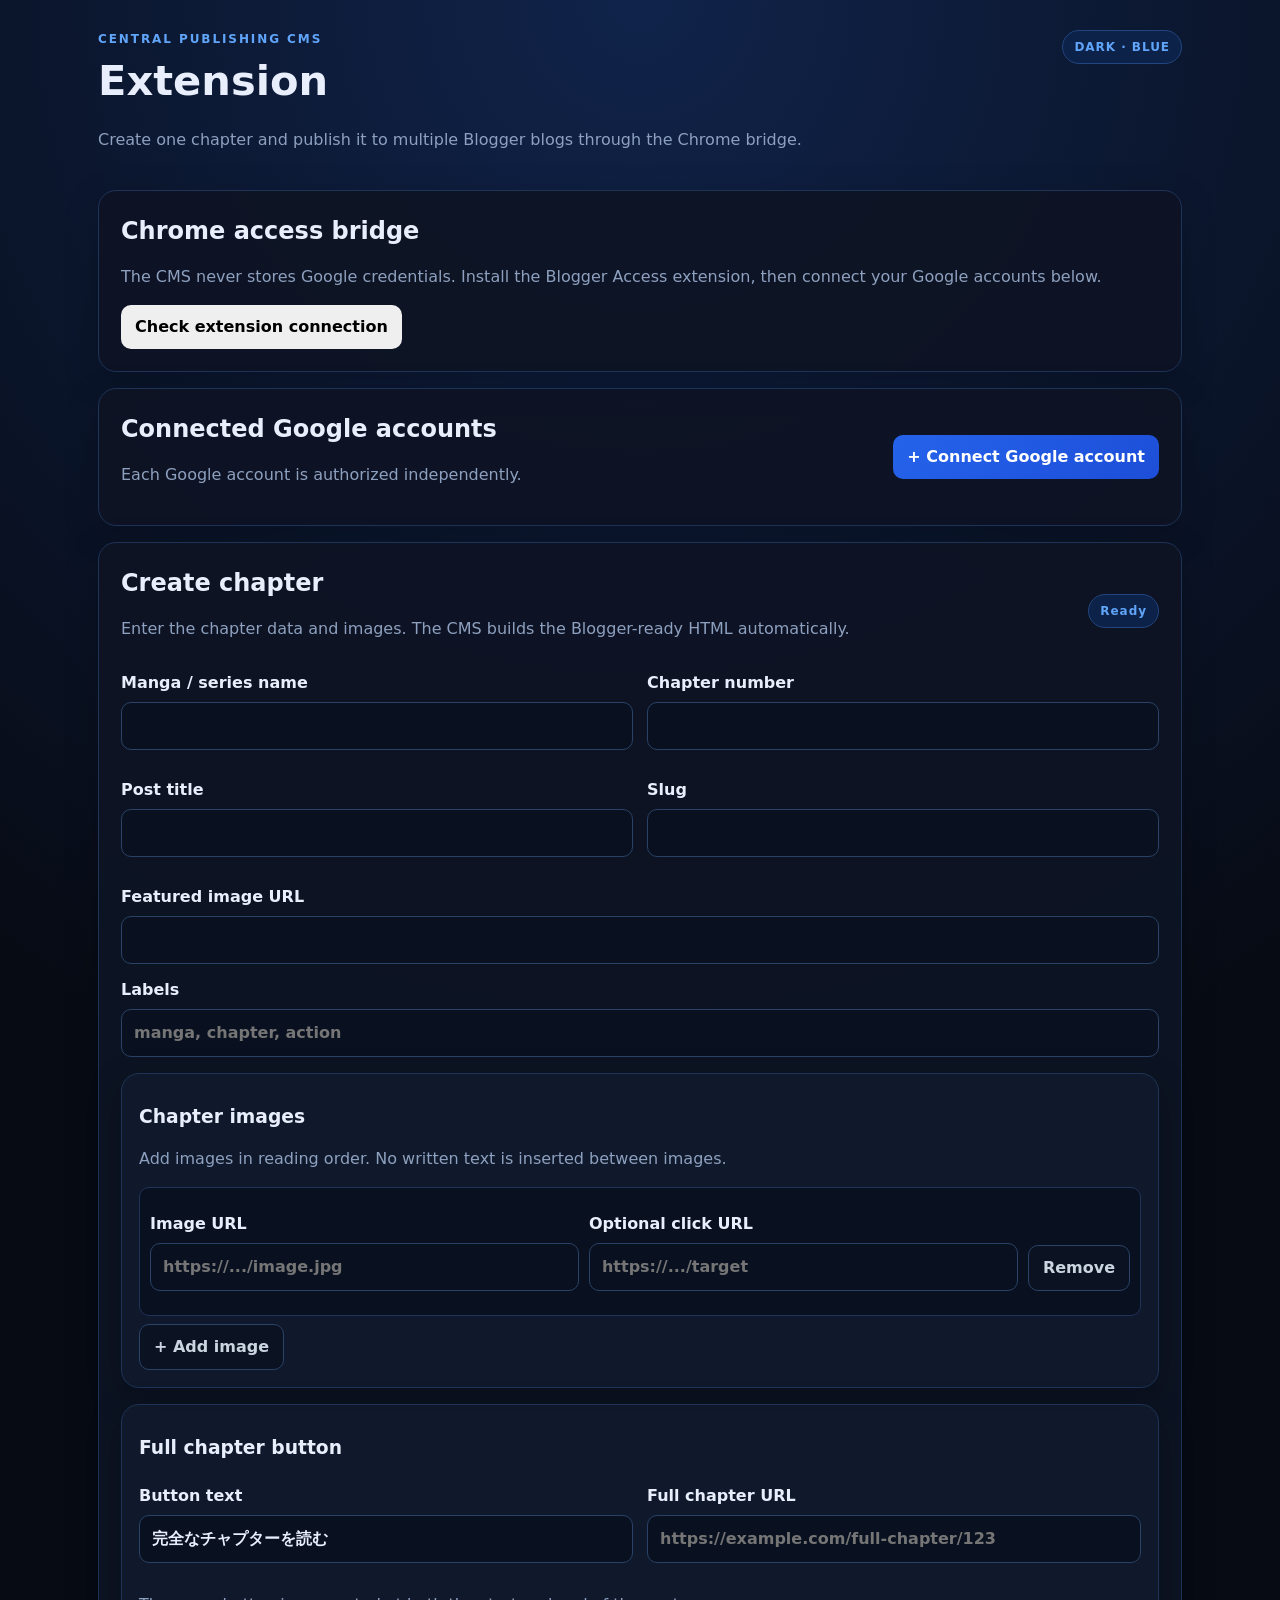
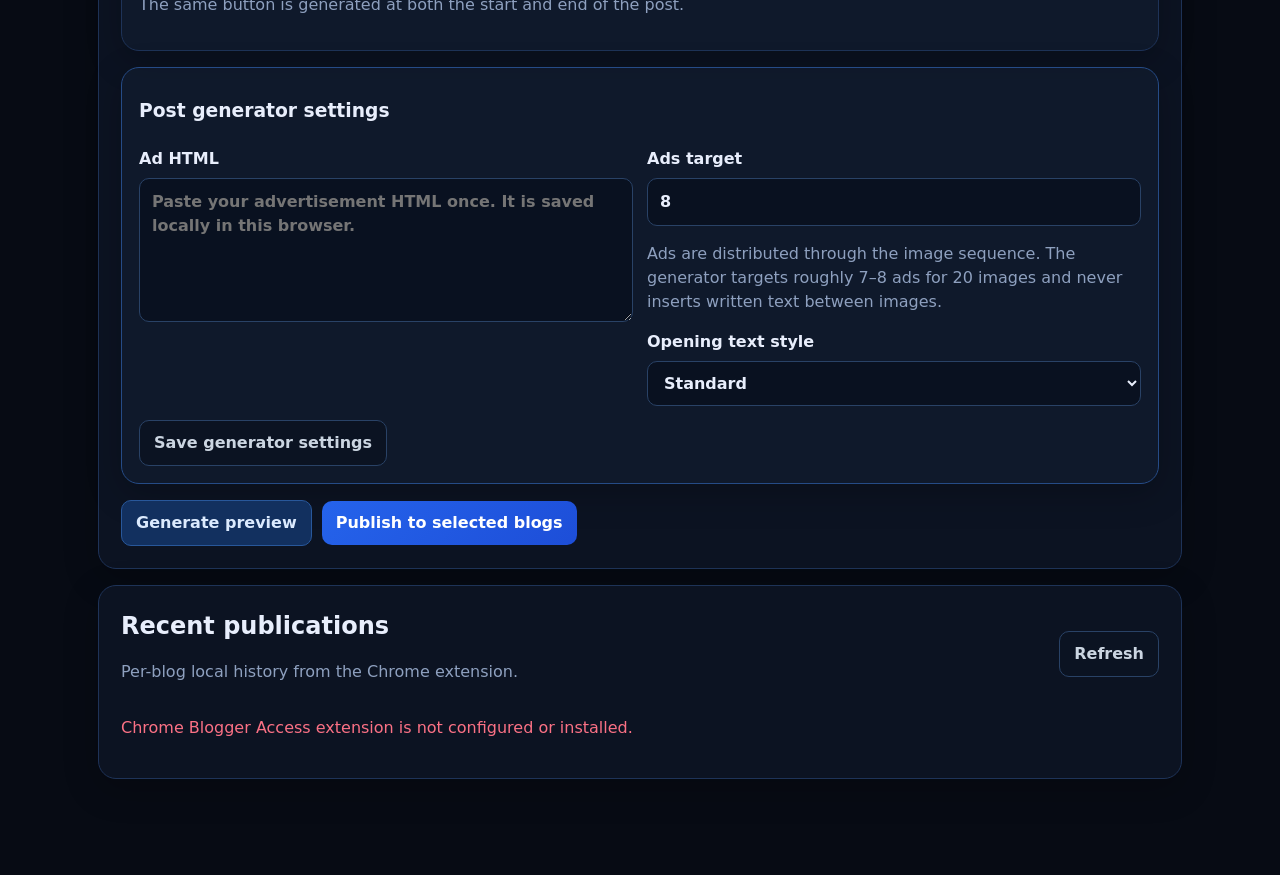
<file: index.html>
<!doctype html>
<html lang="en">
<head>
<meta charset="utf-8">
<meta name="viewport" content="width=device-width,initial-scale=1">
<title>Extension — Blogger Central CMS</title>
<link rel="stylesheet" href="./styles.css">
</head>
<body>
<main class="container">
<header class="hero">
  <div><p class="eyebrow">Central Publishing CMS</p><h1>Extension</h1><p class="muted">Create one chapter and publish it to multiple Blogger blogs through the Chrome bridge.</p></div>
  <div class="hero-badge">DARK · BLUE</div>
</header>
<section class="card setup-card"><h2>Chrome access bridge</h2><p class="muted">The CMS never stores Google credentials. Install the Blogger Access extension, then connect your Google accounts below.</p><button id="testBridge">Check extension connection</button> <span id="bridgeState" class="muted"></span></section>
<div id="app">
<section class="card">
  <div class="section-head"><div><h2>Connected Google accounts</h2><p class="muted">Each Google account is authorized independently.</p></div><button id="connectGoogle" class="primary">+ Connect Google account</button></div>
  <div id="accountList"><p class="muted">Checking extension…</p></div>
</section>
<section class="card">
  <div class="section-head"><div><h2>Create chapter</h2><p class="muted">Enter the chapter data and images. The CMS builds the Blogger-ready HTML automatically.</p></div><span id="generatorState" class="status">Ready</span></div>
  <form id="publishForm">
    <div class="grid"><label>Manga / series name<input name="seriesName" maxlength="200" required></label><label>Chapter number<input name="chapterNumber" maxlength="50" required></label></div>
    <div class="grid"><label>Post title<input name="title" maxlength="300" required></label><label>Slug<input name="slug" pattern="[A-Za-z0-9]+(-[A-Za-z0-9]+)*" required></label></div>
    <label>Featured image URL<input name="featuredImage" type="url"></label>
    <label>Labels<input name="labels" placeholder="manga, chapter, action"></label>
    <div class="card nested"><h3>Chapter images</h3><p class="muted">Add images in reading order. No written text is inserted between images.</p><div id="imageLinks"></div><button type="button" id="addImageLink" class="ghost">+ Add image</button></div>
    <div class="card nested"><h3>Full chapter button</h3><div class="grid"><label>Button text<input name="fullChapterText" value="完全なチャプターを読む" maxlength="100"></label><label>Full chapter URL<input name="fullChapterUrl" type="url" placeholder="https://example.com/full-chapter/123"></label></div><p class="muted">The same button is generated at both the start and end of the post.</p></div>
    <div class="card nested settings-panel"><h3>Post generator settings</h3><div class="grid"><label>Ad HTML<textarea id="adHtml" rows="5" placeholder="Paste your advertisement HTML once. It is saved locally in this browser."></textarea></label><div><label>Ads target<input id="adCount" type="number" min="1" max="50" value="8"></label><p class="muted">Ads are distributed through the image sequence. The generator targets roughly 7–8 ads for 20 images and never inserts written text between images.</p><label>Opening text style<select id="contentTone"><option value="standard">Standard</option><option value="short">Short</option><option value="detailed">Detailed</option></select></div></div><button type="button" id="saveSettings" class="ghost">Save generator settings</button> <span id="settingsState" class="muted"></span></div>
    <div class="actions"><button type="button" id="generatePreview" class="secondary">Generate preview</button><button class="primary" type="submit">Publish to selected blogs</button><span id="publishState" class="muted"></span></div>
  </form>
</section>
<section class="card" id="previewCard" hidden><div class="section-head"><div><h2>Generated preview</h2><p class="muted">This is the HTML structure that will be sent to Blogger.</p></div><button id="copyHtml" class="ghost">Copy HTML</button></div><div id="previewFrame" class="preview-frame"></div><details><summary>View generated HTML</summary><pre id="generatedHtml"></pre></details></section>
<section class="card" id="resultsCard" hidden><h2>Publishing results</h2><div id="resultList"></div></section>
<section class="card"><div class="section-head"><div><h2>Recent publications</h2><p class="muted">Per-blog local history from the Chrome extension.</p></div><button id="refreshPublications" class="ghost">Refresh</button></div><div id="publicationList"></div></section>
</div></main>
<script src="./config.js"></script><script src="./app.js" defer></script>
</body></html>
</file>
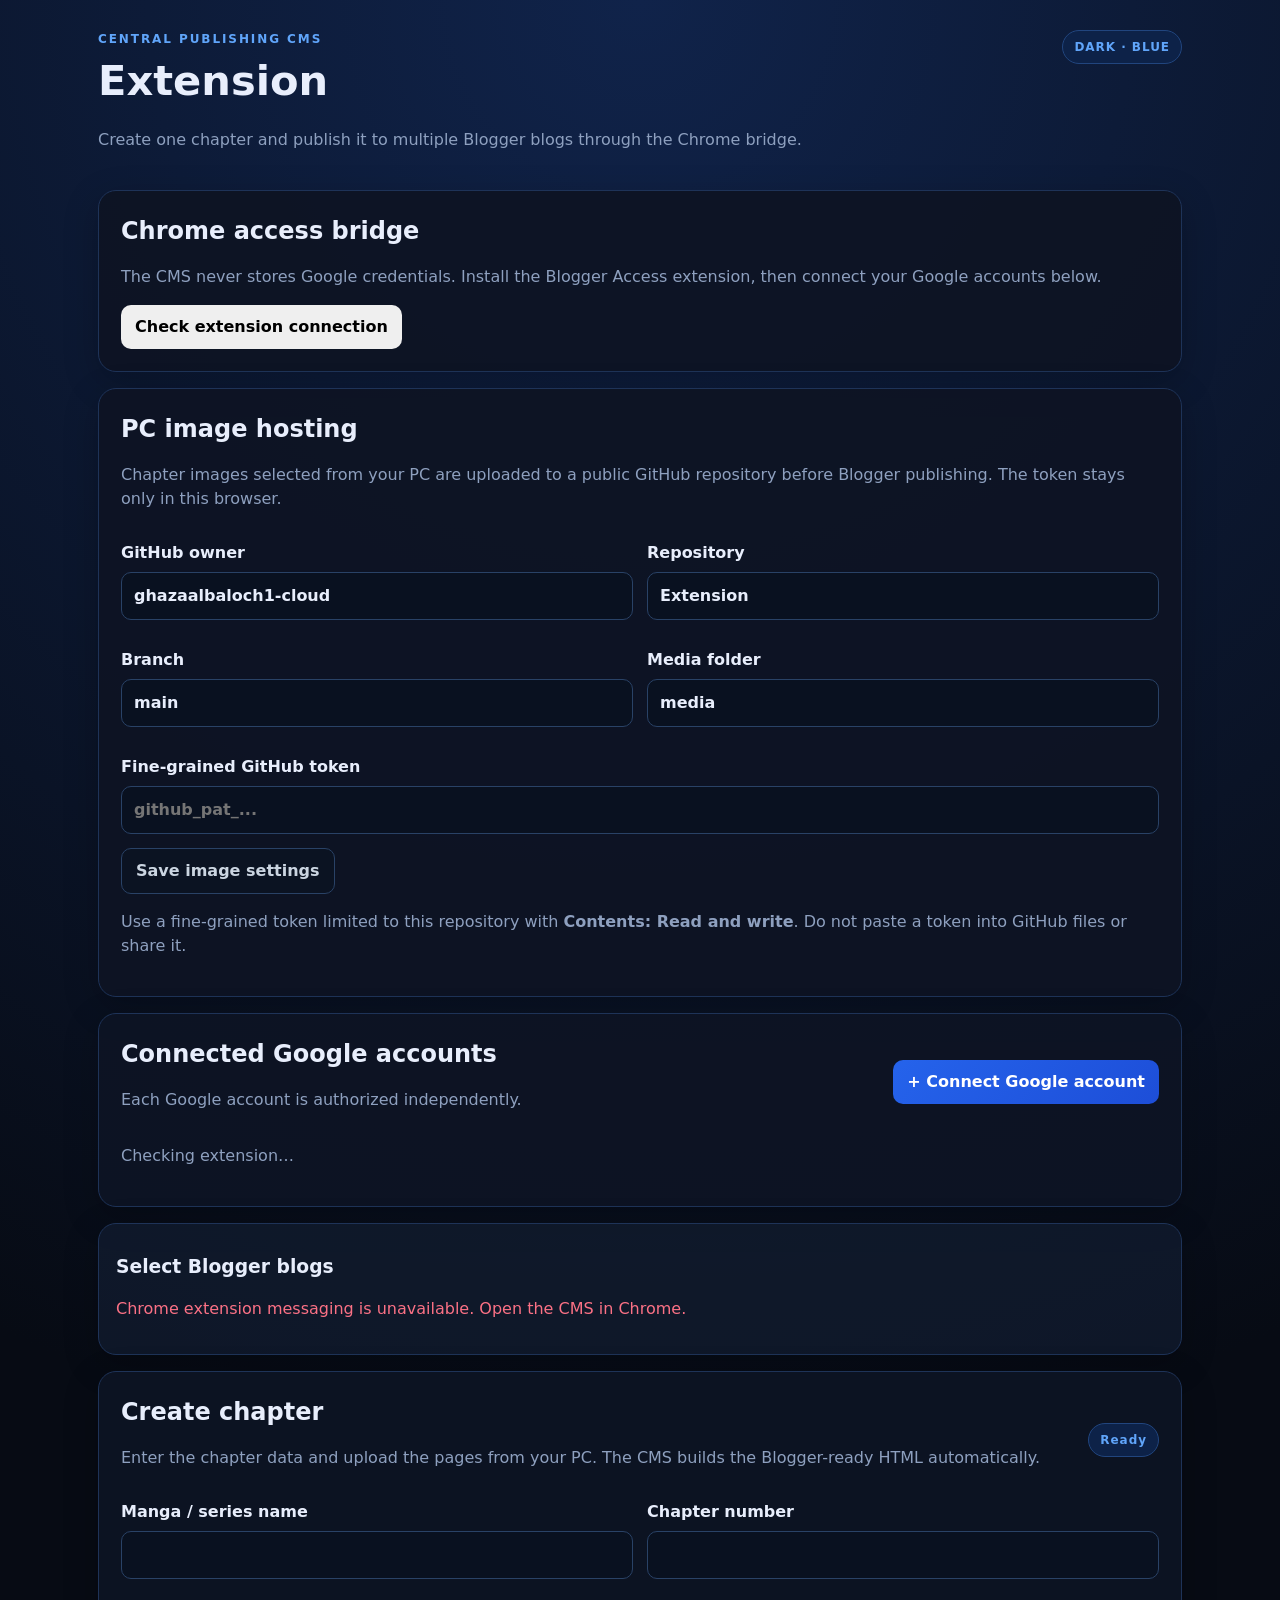
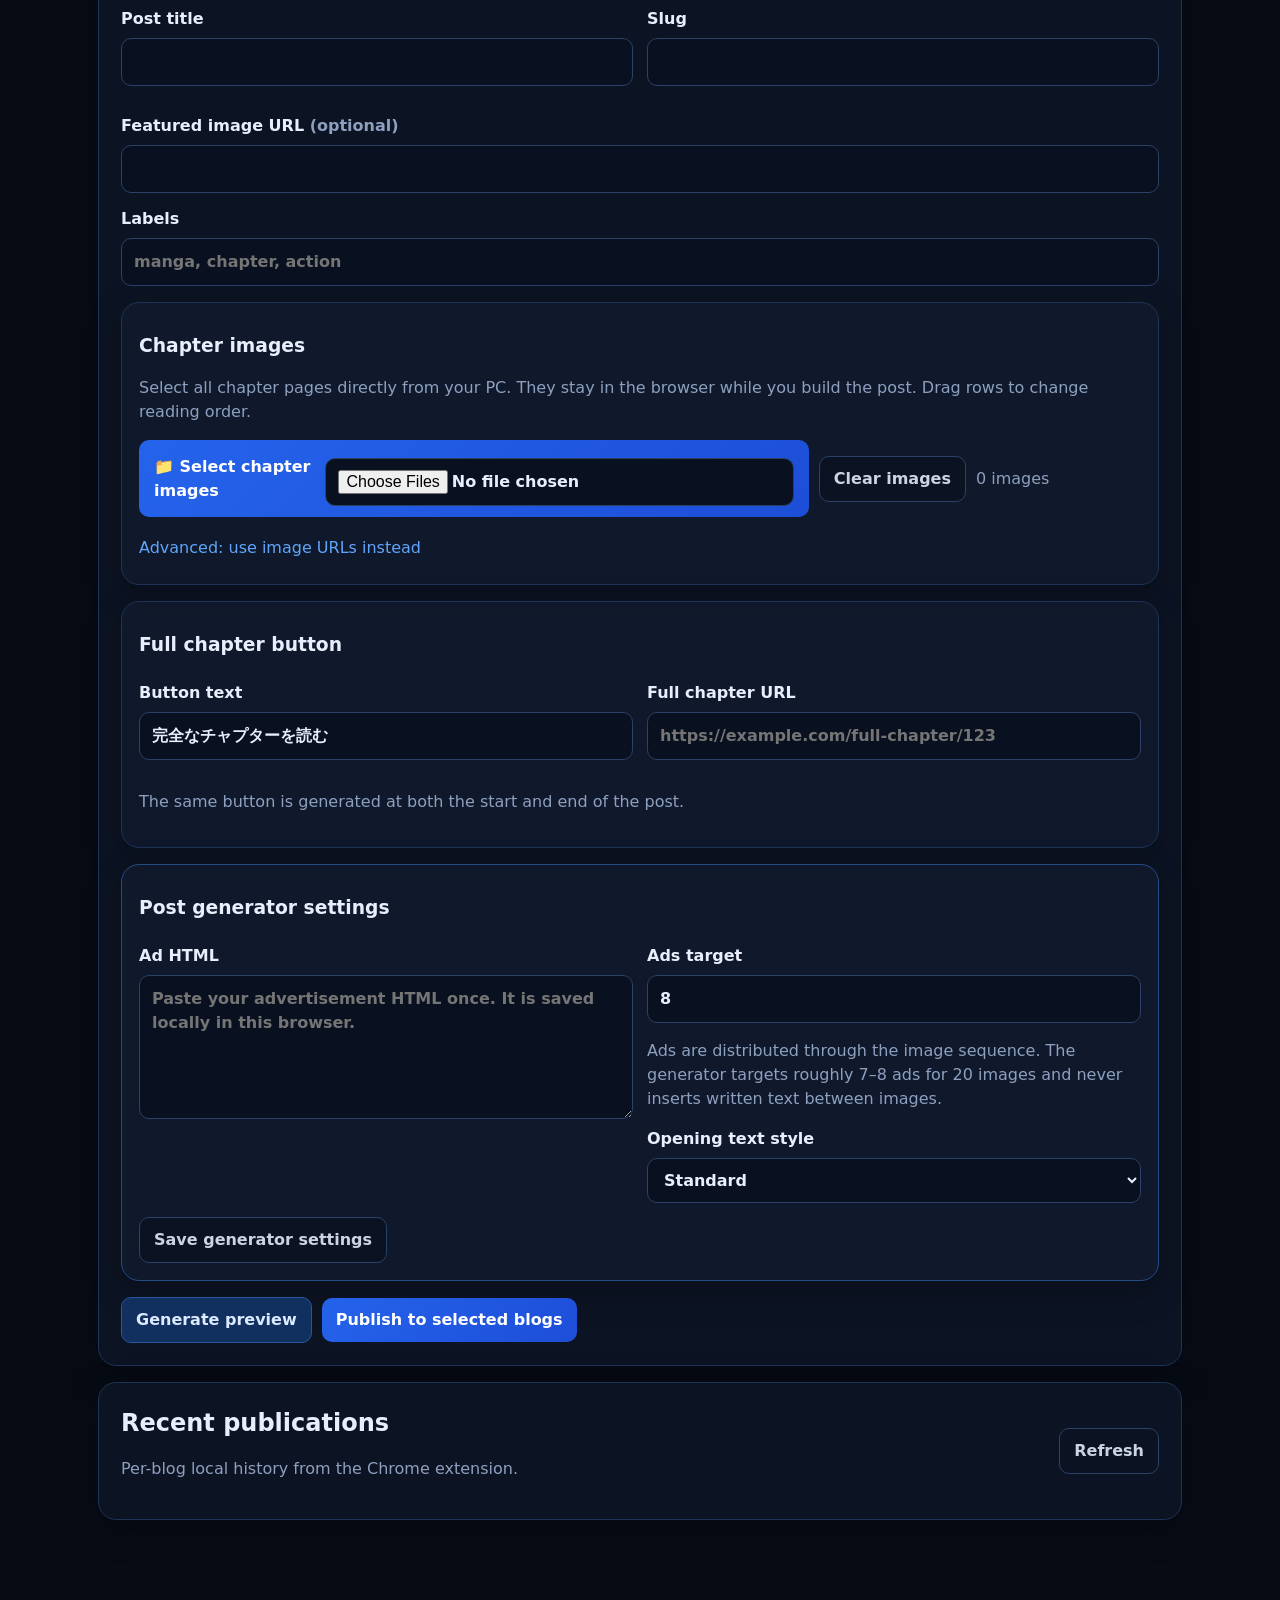
<file: frontend/index.html>
<!doctype html>
<html lang="en">
<head>
<meta charset="utf-8">
<meta name="viewport" content="width=device-width,initial-scale=1">
<title>Extension — Blogger Central CMS</title>
<link rel="stylesheet" href="./styles.css">
</head>
<body>
<main class="container">
<header class="hero">
  <div><p class="eyebrow">Central Publishing CMS</p><h1>Extension</h1><p class="muted">Create one chapter and publish it to multiple Blogger blogs through the Chrome bridge.</p></div>
  <div class="hero-badge">DARK · BLUE</div>
</header>
<section class="card setup-card"><h2>Chrome access bridge</h2><p class="muted">The CMS never stores Google credentials. Install the Blogger Access extension, then connect your Google accounts below.</p><button id="testBridge">Check extension connection</button> <span id="bridgeState" class="muted"></span></section>
<div id="app">
<section class="card">
  <div class="section-head"><div><h2>Connected Google accounts</h2><p class="muted">Each Google account is authorized independently.</p></div><button id="connectGoogle" class="primary">+ Connect Google account</button></div>
  <div id="accountList"><p class="muted">Checking extension…</p></div>
</section>
<section class="card">
  <div class="section-head"><div><h2>Create chapter</h2><p class="muted">Enter the chapter data and upload the pages from your PC. The CMS builds the Blogger-ready HTML automatically.</p></div><span id="generatorState" class="status">Ready</span></div>
  <form id="publishForm">
    <div class="grid"><label>Manga / series name<input name="seriesName" maxlength="200" required></label><label>Chapter number<input name="chapterNumber" maxlength="50" required></label></div>
    <div class="grid"><label>Post title<input name="title" maxlength="300" required></label><label>Slug<input name="slug" pattern="[A-Za-z0-9]+(-[A-Za-z0-9]+)*" required></label></div>
    <label>Featured image URL <span class="muted">(optional)</span><input name="featuredImage" type="url"></label>
    <label>Labels<input name="labels" placeholder="manga, chapter, action"></label>
    <div class="card nested">
      <h3>Chapter images</h3>
      <p class="muted">Select all chapter pages directly from your PC. They stay in the browser while you build the post. Drag rows to change reading order.</p>
      <div class="upload-actions"><label class="upload-button">📁 Select chapter images<input id="imageFiles" type="file" accept="image/*" multiple hidden></label><button type="button" id="clearImages" class="ghost">Clear images</button><span id="imageCount" class="muted">0 images</span></div>
      <div id="imageLinks"></div>
      <details class="advanced-images"><summary>Advanced: use image URLs instead</summary><p class="muted">Use this only when the image is already publicly hosted.</p><button type="button" id="addImageLink" class="ghost">+ Add image URL</button></details>
    </div>
    <div class="card nested"><h3>Full chapter button</h3><div class="grid"><label>Button text<input name="fullChapterText" value="完全なチャプターを読む" maxlength="100"></label><label>Full chapter URL<input name="fullChapterUrl" type="url" placeholder="https://example.com/full-chapter/123"></label></div><p class="muted">The same button is generated at both the start and end of the post.</p></div>
    <div class="card nested settings-panel"><h3>Post generator settings</h3><div class="grid"><label>Ad HTML<textarea id="adHtml" rows="5" placeholder="Paste your advertisement HTML once. It is saved locally in this browser."></textarea></label><div><label>Ads target<input id="adCount" type="number" min="1" max="50" value="8"></label><p class="muted">Ads are distributed through the image sequence. The generator targets roughly 7–8 ads for 20 images and never inserts written text between images.</p><label>Opening text style<select id="contentTone"><option value="standard">Standard</option><option value="short">Short</option><option value="detailed">Detailed</option></select></label></div></div><button type="button" id="saveSettings" class="ghost">Save generator settings</button> <span id="settingsState" class="muted"></span></div>
    <div class="actions"><button type="button" id="generatePreview" class="secondary">Generate preview</button><button class="primary" type="submit">Publish to selected blogs</button><span id="publishState" class="muted"></span></div>
  </form>
</section>
<section class="card" id="previewCard" hidden><div class="section-head"><div><h2>Generated preview</h2><p class="muted">This is the HTML structure that will be sent to Blogger.</p></div><button id="copyHtml" class="ghost">Copy HTML</button></div><div id="previewFrame" class="preview-frame"></div><details><summary>View generated HTML</summary><pre id="generatedHtml"></pre></details></section>
<section class="card" id="resultsCard" hidden><h2>Publishing results</h2><div id="resultList"></div></section>
<section class="card"><div class="section-head"><div><h2>Recent publications</h2><p class="muted">Per-blog local history from the Chrome extension.</p></div><button id="refreshPublications" class="ghost">Refresh</button></div><div id="publicationList"></div></section>
</div></main>
<script src="./config.js"></script>
<script src="./app.js" defer></script>
<script src="./bridge-fixes.js" defer></script>
</body></html>
</file>
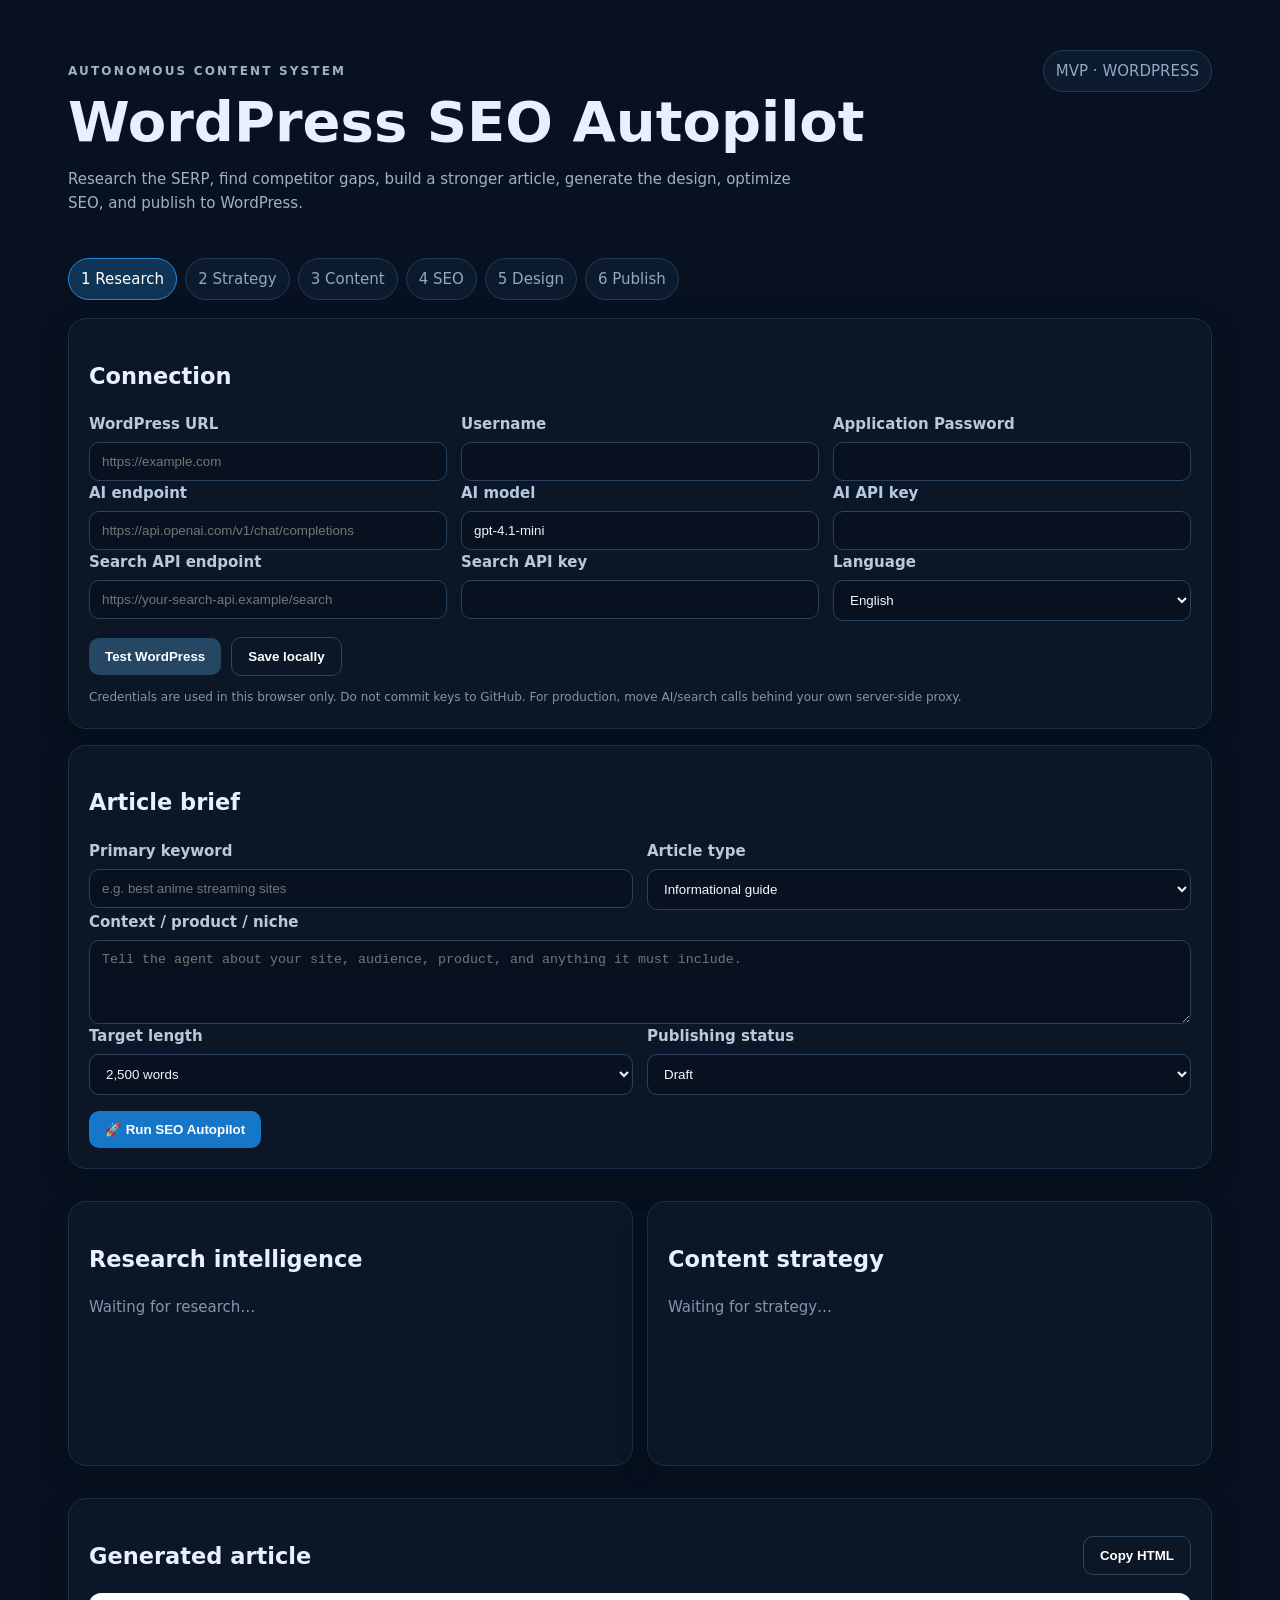
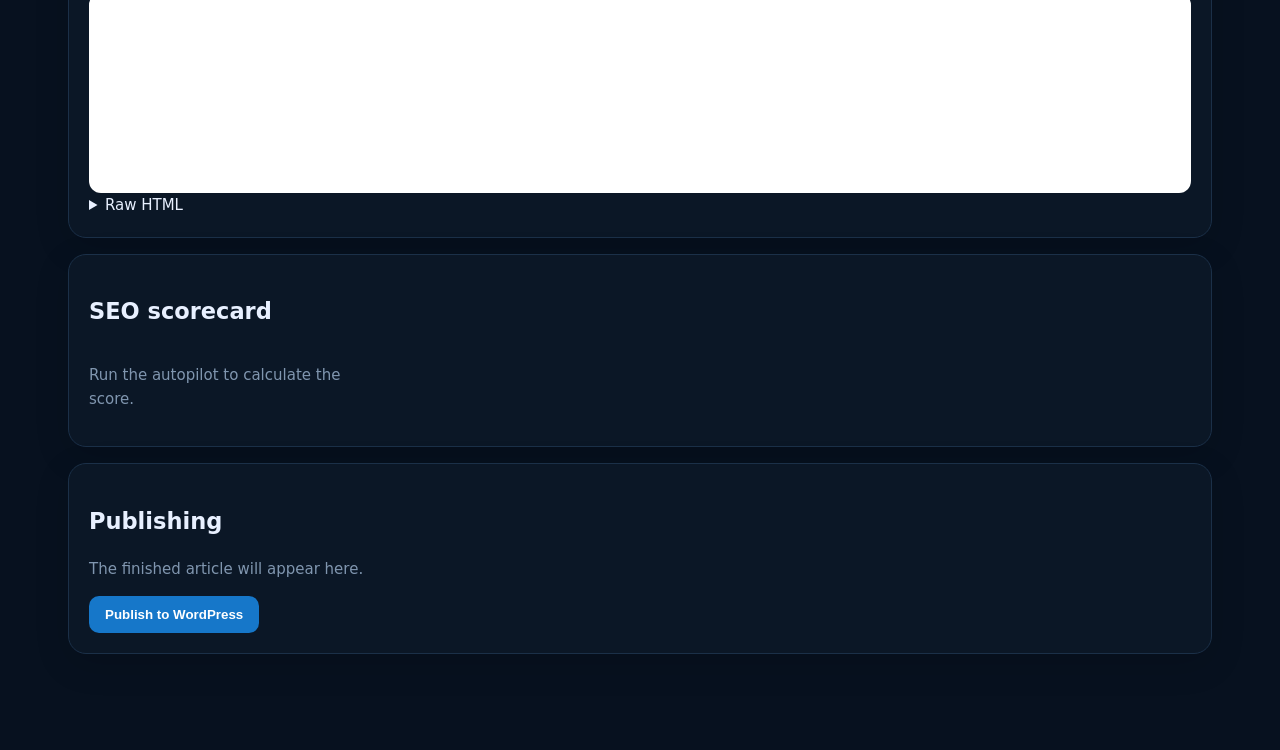
<file: seo-autopilot/index.html>
<!doctype html>
<html lang="en">
<head>
<meta charset="utf-8">
<meta name="viewport" content="width=device-width,initial-scale=1">
<title>Extension — WordPress SEO Autopilot</title>
<link rel="stylesheet" href="./styles.css">
</head>
<body>
<main class="shell">
<header class="hero">
  <div><p class="eyebrow">AUTONOMOUS CONTENT SYSTEM</p><h1>WordPress SEO Autopilot</h1><p>Research the SERP, find competitor gaps, build a stronger article, generate the design, optimize SEO, and publish to WordPress.</p></div>
  <div class="badge">MVP · WORDPRESS</div>
</header>
<section class="steps" id="steps"><span class="active">1 Research</span><span>2 Strategy</span><span>3 Content</span><span>4 SEO</span><span>5 Design</span><span>6 Publish</span></section>
<section class="card">
<h2>Connection</h2>
<div class="grid three">
<label>WordPress URL<input id="wpUrl" placeholder="https://example.com"></label>
<label>Username<input id="wpUser" autocomplete="username"></label>
<label>Application Password<input id="wpPass" type="password" autocomplete="current-password"></label>
</div>
<div class="grid three">
<label>AI endpoint<input id="aiEndpoint" placeholder="https://api.openai.com/v1/chat/completions"></label>
<label>AI model<input id="aiModel" value="gpt-4.1-mini"></label>
<label>AI API key<input id="aiKey" type="password"></label>
</div>
<div class="grid three">
<label>Search API endpoint<input id="searchEndpoint" placeholder="https://your-search-api.example/search"></label>
<label>Search API key<input id="searchKey" type="password"></label>
<label>Language<select id="language"><option value="en">English</option><option value="ur">Urdu</option><option value="ja">Japanese</option></select></label>
</div>
<div class="actions"><button id="testWp" class="secondary">Test WordPress</button><button id="saveConfig" class="ghost">Save locally</button><span id="connectionState" class="muted"></span></div>
<p class="notice">Credentials are used in this browser only. Do not commit keys to GitHub. For production, move AI/search calls behind your own server-side proxy.</p>
</section>
<section class="card">
<h2>Article brief</h2>
<div class="grid two">
<label>Primary keyword<input id="keyword" placeholder="e.g. best anime streaming sites"></label>
<label>Article type<select id="articleType"><option>Informational guide</option><option>How-to</option><option>Comparison</option><option>Review</option><option>Listicle</option><option>News analysis</option></select></label>
</div>
<label>Context / product / niche<textarea id="context" rows="4" placeholder="Tell the agent about your site, audience, product, and anything it must include."></textarea></label>
<div class="grid two">
<label>Target length<select id="length"><option value="1800">1,800 words</option><option value="2500" selected>2,500 words</option><option value="3500">3,500 words</option><option value="5000">5,000 words</option></select></label>
<label>Publishing status<select id="status"><option value="draft">Draft</option><option value="publish">Publish immediately</option></select></label>
</div>
<div class="actions"><button id="runAutopilot" class="primary">🚀 Run SEO Autopilot</button><span id="runState" class="muted"></span></div>
</section>
<section class="dashboard grid two">
<div class="card"><h2>Research intelligence</h2><div id="researchPanel" class="panel"><p class="muted">Waiting for research…</p></div></div>
<div class="card"><h2>Content strategy</h2><div id="strategyPanel" class="panel"><p class="muted">Waiting for strategy…</p></div></div>
</section>
<section class="card"><div class="sectionHead"><h2>Generated article</h2><button id="copyArticle" class="ghost">Copy HTML</button></div><div id="articlePreview" class="article"></div><details><summary>Raw HTML</summary><pre id="articleHtml"></pre></details></section>
<section class="card"><h2>SEO scorecard</h2><div id="seoPanel" class="scoregrid"><p class="muted">Run the autopilot to calculate the score.</p></div></section>
<section class="card"><h2>Publishing</h2><div id="publishPanel"><p class="muted">The finished article will appear here.</p></div><button id="publishWp" class="primary" disabled>Publish to WordPress</button><span id="publishState" class="muted"></span></section>
</main>
<script type="module" src="./app.js"></script>
</body>
</html>
</file>
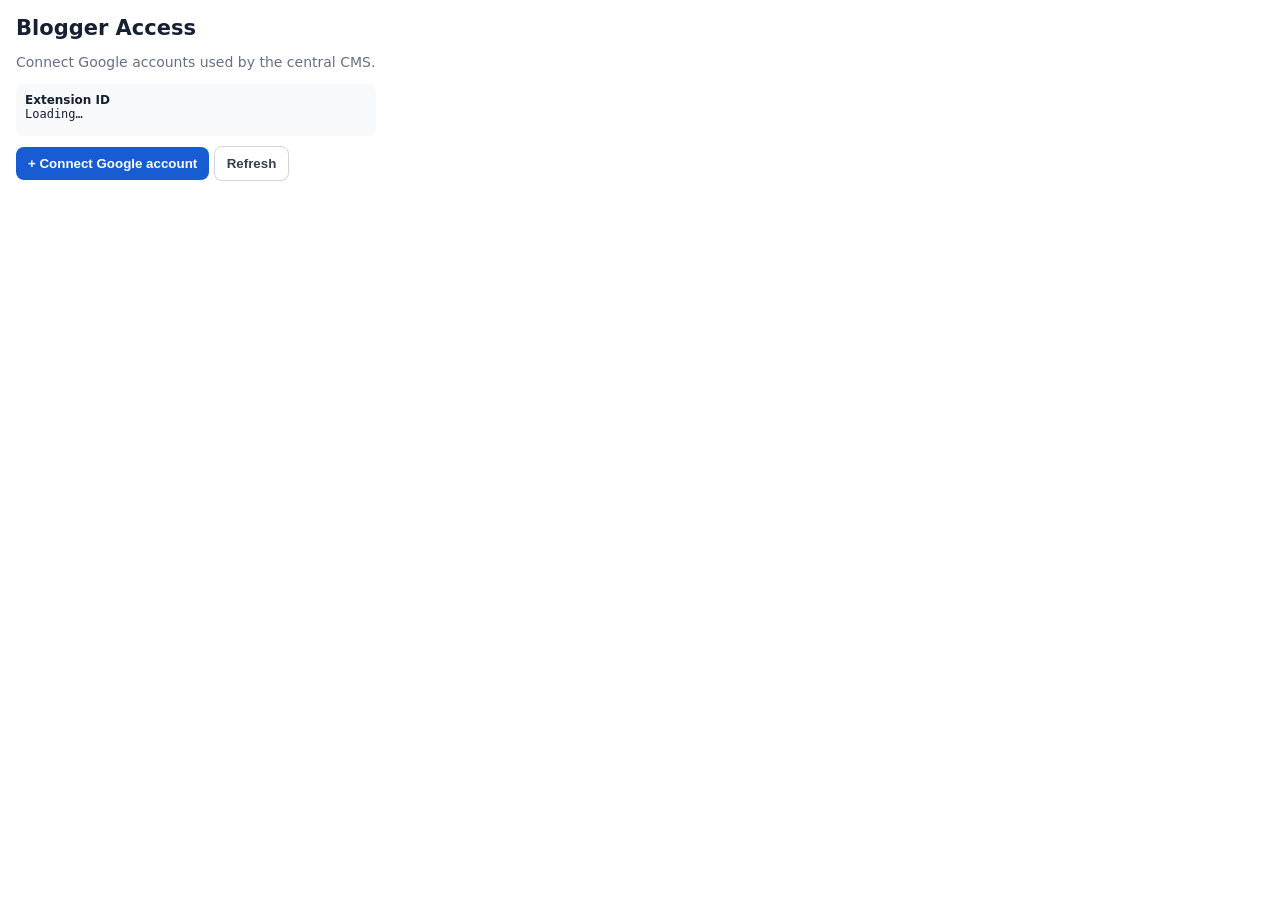
<file: extension/popup.html>
<!doctype html>
<html lang="en">
<head><meta charset="utf-8"><meta name="viewport" content="width=device-width,initial-scale=1"><title>Extension Blogger Access</title><style>body{font:14px system-ui;margin:0;padding:16px;width:360px;color:#172033}h2{margin:0 0 6px}p{color:#667085}.row{border:1px solid #e4e7ec;border-radius:10px;padding:10px;margin:8px 0}.muted{color:#667085;font-size:12px}.ok{color:#067647}.warn{color:#b54708}.bad{color:#b42318}button{border:0;border-radius:8px;padding:9px 12px;background:#175cd3;color:white;font-weight:700;cursor:pointer}button.secondary{background:white;color:#344054;border:1px solid #d0d5dd}.meta{background:#f8f9fb;border-radius:8px;padding:9px;margin:10px 0;font-size:12px}.meta code{word-break:break-all}</style></head>
<body>
<h2>Blogger Access</h2>
<p>Connect Google accounts used by the central CMS.</p>
<div class="meta"><div><strong>Extension ID</strong></div><code id="extensionId">Loading…</code><div id="oauthState" class="muted" style="margin-top:6px"></div><div id="runtimeState" class="muted" style="margin-top:4px"></div></div>
<button id="connect">+ Connect Google account</button>
<button id="refresh" class="secondary">Refresh</button>
<div id="accounts"></div>
<div id="state"></div>
<script src="config.js"></script><script src="popup.js"></script>
</body></html>
</file>
<file: styles.css>
:root{font-family:Inter,ui-sans-serif,system-ui,-apple-system,BlinkMacSystemFont,"Segoe UI",sans-serif;color:#e8eefc;background:#070b14;line-height:1.5;--blue:#2563eb;--blue2:#38bdf8;--panel:#0d1424;--panel2:#111b2e;--border:#1e3358;--muted:#8ea0bf}*{box-sizing:border-box}body{margin:0;background:radial-gradient(circle at top,#10234a 0,#070b14 45%);min-height:100vh}.container{max-width:1120px;margin:auto;padding:30px 18px 80px}.hero{display:flex;justify-content:space-between;align-items:flex-start;gap:20px;margin-bottom:22px}h1{font-size:2.6rem;margin:.1rem 0 .35rem}h2{margin:0 0 6px}h3{margin:12px 0 8px}.eyebrow{font-size:.75rem;font-weight:800;letter-spacing:.16em;text-transform:uppercase;color:#60a5fa;margin:0}.muted{color:var(--muted)}.error{color:#fb7185;min-height:20px}.hero-badge,.status{font-size:.75rem;font-weight:800;letter-spacing:.08em;border-radius:999px;padding:7px 11px;background:#0d2248;color:#60a5fa;border:1px solid #21457e}.card{background:rgba(13,20,36,.94);border:1px solid var(--border);border-radius:18px;padding:22px;margin:16px 0;box-shadow:0 10px 35px rgba(0,0,0,.22)}.nested{background:rgba(17,27,46,.8);padding:17px}.settings-panel{border-color:#254b86}.section-head{display:flex;justify-content:space-between;align-items:center;gap:16px}.grid{display:grid;grid-template-columns:1fr 1fr;gap:14px}label{display:block;font-weight:700;margin:14px 0}input,textarea,select{width:100%;display:block;margin-top:7px;border:1px solid #294266;border-radius:10px;padding:11px 12px;font:inherit;color:#e8eefc;background:#091120;outline:none}input:focus,textarea:focus,select:focus{border-color:#3b82f6;box-shadow:0 0 0 3px rgba(37,99,235,.16)}textarea{resize:vertical}.blog,.account,.result,.publication{border:1px solid #203555;border-radius:12px;padding:12px;margin:9px 0;background:#0b1322}.blog{display:flex;align-items:flex-start;gap:10px;font-weight:500}.blog input{width:auto;margin-top:3px}.account-top{display:flex;justify-content:space-between;gap:12px;align-items:center}.success{color:#4ade80}.failed{color:#fb7185}.warning{color:#fbbf24}.primary{background:linear-gradient(135deg,#2563eb,#1d4ed8);color:white}.secondary{background:#12305f;color:#dbeafe;border:1px solid #28579a}.ghost{background:#0b1322;color:#cbd5e1;border:1px solid #294266}button{border:0;border-radius:10px;padding:10px 14px;font:inherit;font-weight:750;cursor:pointer;transition:.15s}button:hover{transform:translateY(-1px);filter:brightness(1.08)}button:disabled{opacity:.55;cursor:not-allowed}.actions{display:flex;gap:10px;align-items:center;flex-wrap:wrap}small{display:block;color:var(--muted);font-weight:400;margin-top:5px}.result-grid{display:flex;justify-content:space-between;gap:12px;align-items:center}.url{overflow-wrap:anywhere;color:#60a5fa}.image-row{display:grid;grid-template-columns:1fr 1fr auto;gap:10px;align-items:end;border:1px solid #1e3358;border-radius:10px;padding:10px;margin:8px 0;background:#091120}.image-row button{margin-bottom:14px}.preview-frame{background:#070b14;border:1px solid #294266;border-radius:14px;padding:20px;overflow:auto}.preview-post{max-width:780px;margin:auto;background:#0b1220;color:#e8eefc;border:1px solid #1e3358;border-radius:12px;padding:18px}.preview-post img{display:block;max-width:100%;height:auto;margin:14px auto}.chapter-btn{display:inline-block;background:#2563eb;color:white!important;padding:12px 20px;border-radius:9px;text-decoration:none;font-weight:800}.chapter-ad{margin:16px auto;text-align:center;overflow:hidden}.chapter-copy{color:#c5d3ea}.chapter-copy h3{color:#60a5fa}.preview-post .meta{color:#8ea0bf;font-size:.9rem}pre{white-space:pre-wrap;overflow:auto;background:#060b14;padding:14px;border-radius:10px;color:#bcd2f4}details{margin-top:15px}summary{cursor:pointer;color:#60a5fa}@media(max-width:700px){.grid,.image-row{grid-template-columns:1fr}.hero,.section-head{flex-direction:column;align-items:stretch}.hero-badge{align-self:flex-start}}
</file>
<file: frontend/styles.css>
:root{font-family:Inter,ui-sans-serif,system-ui,-apple-system,BlinkMacSystemFont,"Segoe UI",sans-serif;color:#e8eefc;background:#070b14;line-height:1.5;--blue:#2563eb;--blue2:#38bdf8;--panel:#0d1424;--panel2:#111b2e;--border:#1e3358;--muted:#8ea0bf}*{box-sizing:border-box}body{margin:0;background:radial-gradient(circle at top,#10234a 0,#070b14 45%);min-height:100vh}.container{max-width:1120px;margin:auto;padding:30px 18px 80px}.hero{display:flex;justify-content:space-between;align-items:flex-start;gap:20px;margin-bottom:22px}h1{font-size:2.6rem;margin:.1rem 0 .35rem}h2{margin:0 0 6px}h3{margin:12px 0 8px}.eyebrow{font-size:.75rem;font-weight:800;letter-spacing:.16em;text-transform:uppercase;color:#60a5fa;margin:0}.muted{color:var(--muted)}.error{color:#fb7185;min-height:20px}.hero-badge,.status{font-size:.75rem;font-weight:800;letter-spacing:.08em;border-radius:999px;padding:7px 11px;background:#0d2248;color:#60a5fa;border:1px solid #21457e}.card{background:rgba(13,20,36,.94);border:1px solid var(--border);border-radius:18px;padding:22px;margin:16px 0;box-shadow:0 10px 35px rgba(0,0,0,.22)}.nested{background:rgba(17,27,46,.8);padding:17px}.settings-panel{border-color:#254b86}.section-head{display:flex;justify-content:space-between;align-items:center;gap:16px}.grid{display:grid;grid-template-columns:1fr 1fr;gap:14px}label{display:block;font-weight:700;margin:14px 0}input,textarea,select{width:100%;display:block;margin-top:7px;border:1px solid #294266;border-radius:10px;padding:11px 12px;font:inherit;color:#e8eefc;background:#091120;outline:none}input:focus,textarea:focus,select:focus{border-color:#3b82f6;box-shadow:0 0 0 3px rgba(37,99,235,.16)}textarea{resize:vertical}.blog,.account,.result,.publication{border:1px solid #203555;border-radius:12px;padding:12px;margin:9px 0;background:#0b1322}.blog{display:flex;align-items:flex-start;gap:10px;font-weight:500}.blog input{width:auto;margin-top:3px}.account-top{display:flex;justify-content:space-between;gap:12px;align-items:center}.success{color:#4ade80}.failed{color:#fb7185}.warning{color:#fbbf24}.primary{background:linear-gradient(135deg,#2563eb,#1d4ed8);color:white}.secondary{background:#12305f;color:#dbeafe;border:1px solid #28579a}.ghost{background:#0b1322;color:#cbd5e1;border:1px solid #294266}button{border:0;border-radius:10px;padding:10px 14px;font:inherit;font-weight:750;cursor:pointer;transition:.15s}button:hover{transform:translateY(-1px);filter:brightness(1.08)}button:disabled{opacity:.55;cursor:not-allowed}.actions,.upload-actions{display:flex;gap:10px;align-items:center;flex-wrap:wrap}.upload-button{display:inline-flex;align-items:center;gap:8px;margin:0;padding:11px 15px;border-radius:10px;background:linear-gradient(135deg,#2563eb,#1d4ed8);color:#fff;font-weight:800;cursor:pointer}.upload-button:hover{filter:brightness(1.08);transform:translateY(-1px)}.advanced-images{margin-top:12px}.advanced-images summary{display:inline-block;padding:7px 0}small{display:block;color:var(--muted);font-weight:400;margin-top:5px}.result-grid{display:flex;justify-content:space-between;gap:12px;align-items:center}.url{overflow-wrap:anywhere;color:#60a5fa}.image-row{display:grid;grid-template-columns:1fr 1fr auto;gap:10px;align-items:end;border:1px solid #1e3358;border-radius:10px;padding:10px;margin:8px 0;background:#091120}.image-row button{margin-bottom:14px}.local-image-row{grid-template-columns:76px 1fr auto;align-items:center;cursor:grab}.local-image-row.dragging{opacity:.5}.local-thumb{width:64px;height:86px;border-radius:7px;overflow:hidden;background:#050912;border:1px solid #294266}.local-thumb img{width:100%;height:100%;object-fit:cover;display:block}.preview-frame{background:#070b14;border:1px solid #294266;border-radius:14px;padding:20px;overflow:auto}.preview-post{max-width:780px;margin:auto;background:#0b1220;color:#e8eefc;border:1px solid #1e3358;border-radius:12px;padding:18px}.preview-post img{display:block;max-width:100%;height:auto;margin:14px auto}.chapter-btn{display:inline-block;background:#2563eb;color:white!important;padding:12px 20px;border-radius:9px;text-decoration:none;font-weight:800}.chapter-ad{margin:16px auto;text-align:center;overflow:hidden}.chapter-copy{color:#c5d3ea}.chapter-copy h3{color:#60a5fa}.preview-post .meta{color:#8ea0bf;font-size:.9rem}pre{white-space:pre-wrap;overflow:auto;background:#060b14;padding:14px;border-radius:10px;color:#bcd2f4}details{margin-top:15px}summary{cursor:pointer;color:#60a5fa}@media(max-width:700px){.grid,.image-row{grid-template-columns:1fr}.hero,.section-head{flex-direction:column;align-items:stretch}.hero-badge{align-self:flex-start}.local-image-row{grid-template-columns:64px 1fr}.local-image-row button{margin:0}}
</file>
<file: seo-autopilot/styles.css>
*{box-sizing:border-box}body{margin:0;background:#07111f;color:#e8f0ff;font:15px/1.6 Inter,system-ui,-apple-system,Segoe UI,sans-serif}.shell{max-width:1180px;margin:auto;padding:28px 18px 80px}.hero{display:flex;justify-content:space-between;gap:24px;align-items:flex-start;padding:22px 0 28px}.eyebrow{letter-spacing:.18em;color:#5eb7ff;font-size:12px;font-weight:800}.hero h1{font-size:clamp(32px,5vw,56px);line-height:1.05;margin:8px 0}.hero p{max-width:760px;color:#9fb1c9}.badge,.steps span{border:1px solid #203b5b;border-radius:999px;padding:8px 12px;color:#8fa8c4;background:#0b1b2d}.steps{display:flex;gap:8px;flex-wrap:wrap;margin-bottom:18px}.steps .active{color:#fff;border-color:#2688db;background:#103455}.card{background:#0b1726;border:1px solid #1b3048;border-radius:18px;padding:20px;margin:16px 0;box-shadow:0 10px 35px #0002}.grid{display:grid;gap:14px}.grid.two{grid-template-columns:repeat(2,minmax(0,1fr))}.grid.three{grid-template-columns:repeat(3,minmax(0,1fr))}.dashboard{align-items:start}label{display:block;color:#b8c9dd;font-weight:650}input,textarea,select{display:block;width:100%;margin-top:6px;background:#07111f;border:1px solid #28425f;border-radius:10px;color:#f2f7ff;padding:11px 12px;outline:none}input:focus,textarea:focus,select:focus{border-color:#42a5ff}button{border:0;border-radius:10px;padding:11px 16px;font-weight:750;cursor:pointer;background:#1b3550;color:#fff}button.primary{background:#1677c9}button.secondary{background:#254764}button.ghost{background:transparent;border:1px solid #2b4662}.actions{display:flex;gap:10px;align-items:center;flex-wrap:wrap;margin-top:16px}.muted{color:#8096af}.notice{font-size:12px;color:#7f95ad;margin-bottom:0}.panel{min-height:150px}.panel ul{padding-left:20px}.article{background:#fff;color:#172033;border-radius:12px;padding:28px;min-height:200px}.article img{max-width:100%;height:auto}.article h2{margin-top:28px}.article a{color:#1269aa}.sectionHead{display:flex;justify-content:space-between;align-items:center}.scoregrid{display:grid;grid-template-columns:repeat(4,1fr);gap:12px}.score{background:#101f31;border:1px solid #213a54;border-radius:12px;padding:14px}.score strong{font-size:26px;display:block}.ok{color:#63d89b}.warn{color:#ffc96b}.bad{color:#ff7d7d}pre{white-space:pre-wrap;max-height:500px;overflow:auto;background:#050d17;padding:16px;border-radius:10px;color:#b9cce2}@media(max-width:800px){.grid.two,.grid.three,.scoregrid{grid-template-columns:1fr}.hero{flex-direction:column}.badge{align-self:flex-start}}
</file>
